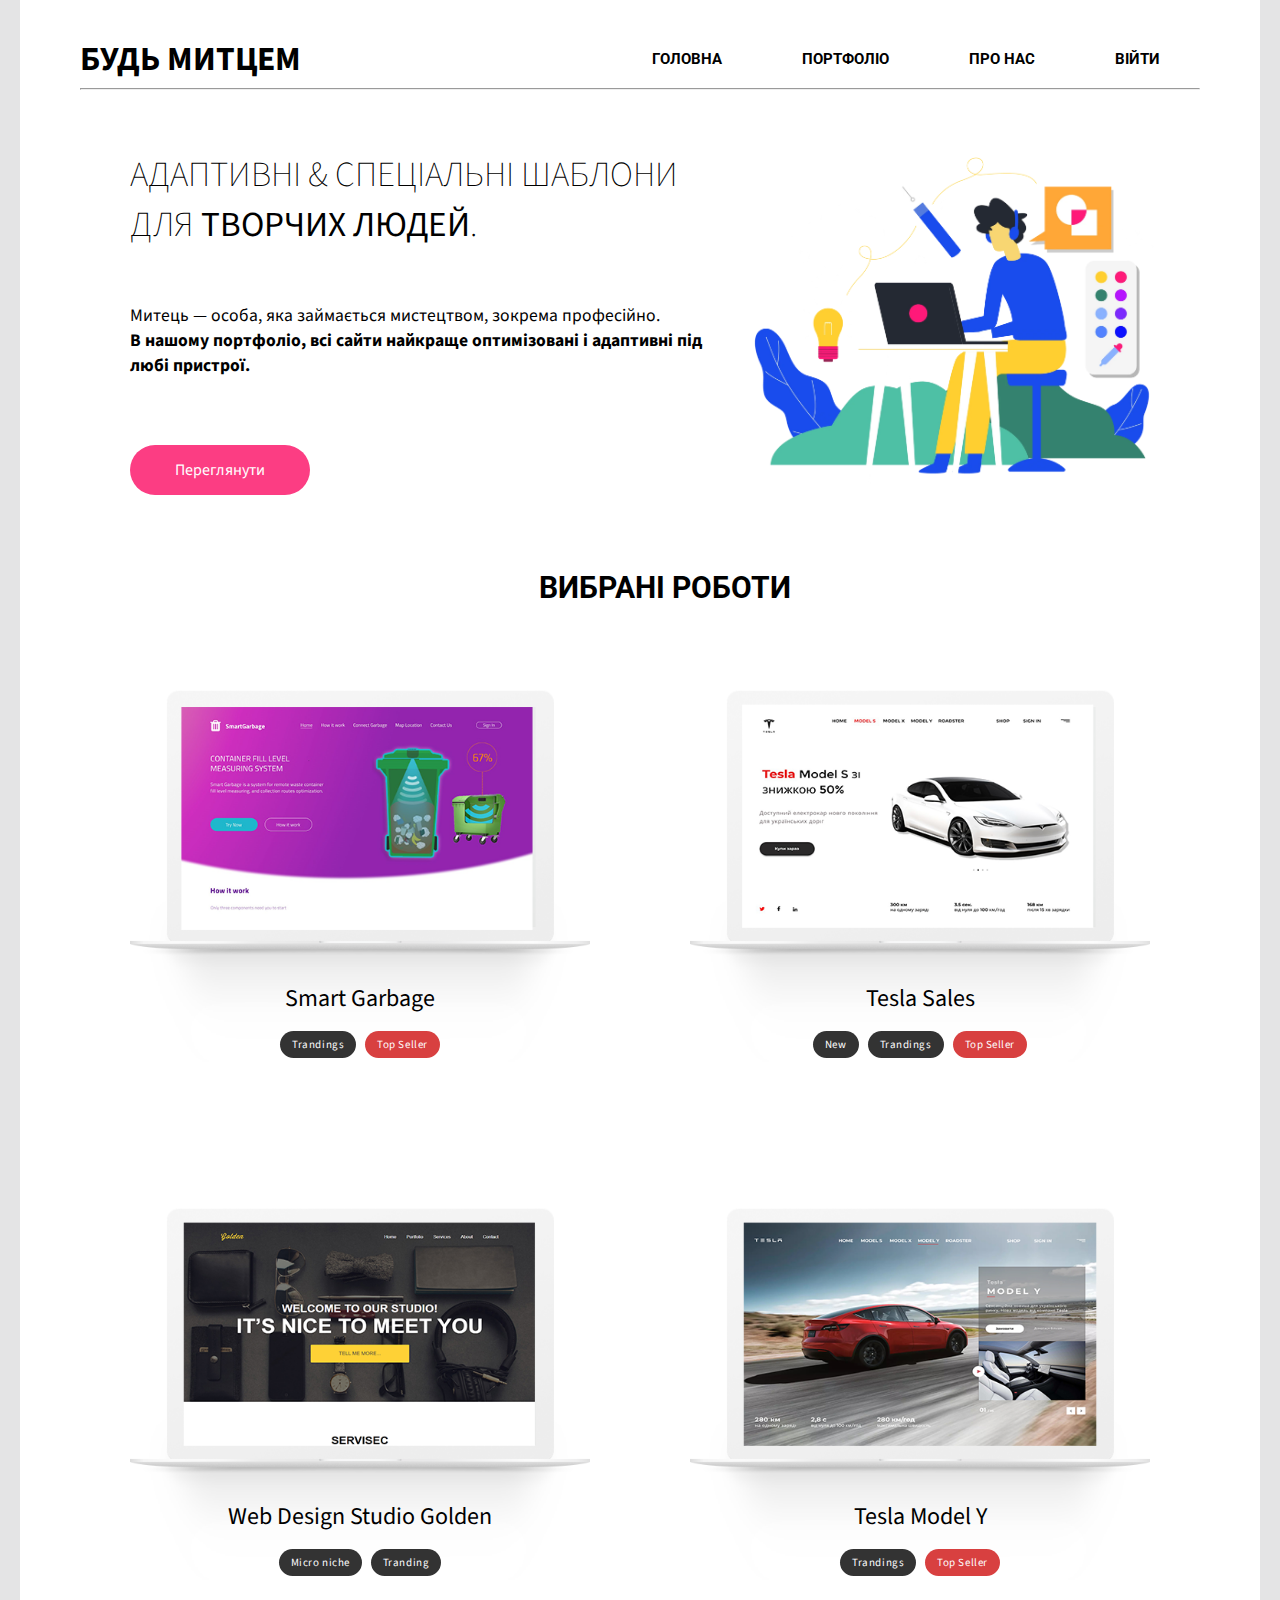
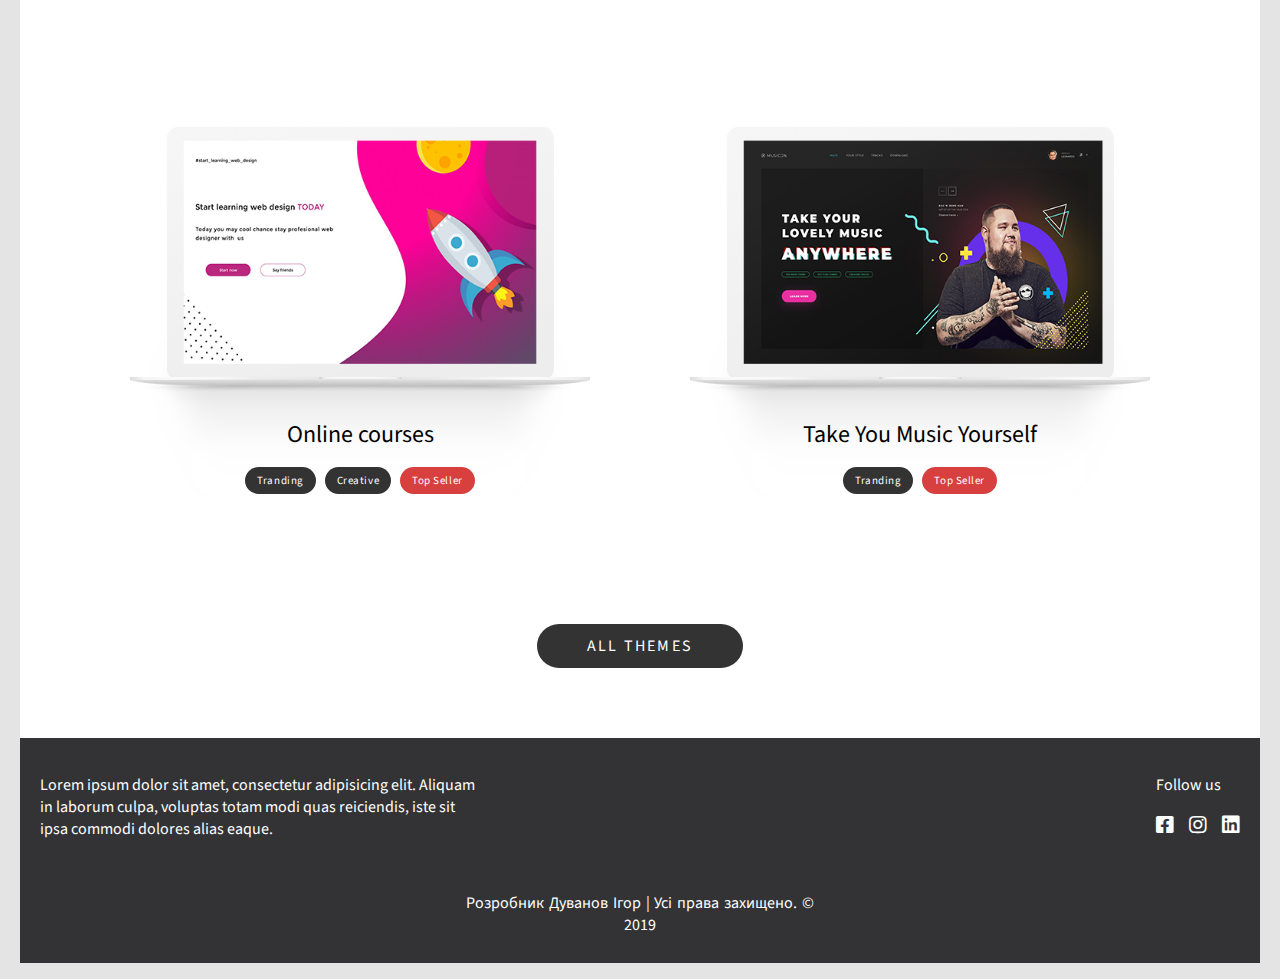
<file: index.html>
<!DOCTYPE html>
<html lang="uk">
<head>
	<meta charset="utf-8">
	<meta name="viewport" content="width=device-width, initial-scale=1">
	<title>Буть митцем | Адаптивні & спеціальні шаблони</title>
	<link rel="stylesheet" type="text/css" href="css/all.css">
	<link rel="stylesheet"  href="css/main.css">
	<link href="https://fonts.googleapis.com/css?family=Source+Sans+Pro:400,700&display=swap" rel="stylesheet">
	<link href="https://fonts.googleapis.com/css?family=Roboto:400,700&display=swap" rel="stylesheet">
	<link href="https://fonts.googleapis.com/css?family=Montserrat:200,400&display=swap" rel="stylesheet">
	<link rel="shortcut icon" type="image/png" href="img/favicon.png">
</head>
<body>
	<header class="header">
		<div class="container">
			<div class="logo">
				<div class="web">
					<h1>Будь митцем</h1>
				</div>	
			<nav class="menu">
				<ul>
					<li> <a href="#">Головна</a></li>
					<li> <a href="#">Портфоліо</a>
					
						<li><a href="#">Про нас</a></li>
						<li><a href="#">Війти</a></li>
					</ul>
				</nav>
			</div>
		</div>
			<section class="hr">
		<div class="container">
			<hr>
		</div>
	</section>
	</header>

	<section >
		<div class="container d-flex">
		<div class="text">
		<div class="title">
			<h1>Адаптивні & спеціальні шаблони <br>для <b>творчих людей</b>.</h1>
		</div>
		<div class="subtitle">
			<p>Митець — особа, яка займається мистецтвом, зокрема професійно.<br><b>В нашому портфоліо, всі сайти найкраще оптимізовані і адаптивні під любі пристрої.</b></p>
		</div>
		<a href="#" class="btn">Переглянути</a>
		</div>
		<div class="ilistration">
			<img src="img/Web-Design-Slider.webp">
		</div>
	
	
	</div>
	</section>	
	<section class="portfolio">
		<div class="container">
			<div class="list">
				<p class="type">Вибрані роботи</p>
			</div>
			<div class="portfolio_img">
				<div class="item">
					<div class="image_box">
						<img src="img/smart.png">
					<div class="info_box">
						<div class="title_box">
							<a href="https://smarttrash.ddns.net/"> Smart Garbage</a>
						</div>
						<div class="button_box">
							<span>Trandings</span>
							<span class="brandcolor">Top Seller</span>
						</div>
					</div>
					</div>
				</div>

				<div class="item">
					<div class="image_box">
						<img src="img/tesla.png">
					<div class="info_box">
						<div class="title_box">
							<a href="#"> Tesla Sales</a>
						</div>
						<div class="button_box">
							<span>New</span>
							<span>Trandings</span>
							<span class="brandcolor">Top Seller</span>
						</div>
					</div>
					</div>
				</div>	

				<div class="item">
					<div class="image_box">
						<img src="img/golden.png">
					<div class="info_box">
						<div class="title_box">
							<a href="#">Web Design Studio Golden</a>
						</div>
						<div class="button_box">
							<span>Micro niche</span>
							<span >Tranding</span>
						</div>
					</div>
					</div>
				</div>							
					
				<div class="item">
					<div class="image_box">
						<img src="img/model.png">
					<div class="info_box">
						<div class="title_box">
							<a href="#"> Tesla Model Y</a>
						</div>
						<div class="button_box">
							<span>Trandings</span>
							<span class="brandcolor">Top Seller</span>
						</div>
					</div>
					</div>
				</div>		

				<div class="item">
					<div class="image_box">
						<img src="img/design.png">
					<div class="info_box">
						<div class="title_box">
							<a href="#">Online courses</a>
						</div>
						<div class="button_box">
							<span>Tranding</span>
							<span>Creative</span>
							<span class="brandcolor">Top Seller</span>
						</div>
					</div>
					</div>
				</div>			

				<div class="item">
					<div class="image_box">
						<img src="img/music.png">
					<div class="info_box">
						<div class="title_box">
							<a href="#">Take You Music Yourself</a>
						</div>
						<div class="button_box">
							<span>Tranding</span>
							<span class="brandcolor">Top Seller</span>
						</div>
					</div>
					</div>
				</div>									
			</div>
			<div class="view_all_themes">
				<a class="view_btn">All themes</a>
			</div>
		</div>
	</section>
	<footer  class="footer">
		<div class="wrapper">
			<div class="info">
				Lorem ipsum dolor sit amet, consectetur adipisicing elit. Aliquam in laborum culpa, voluptas totam modi quas reiciendis, iste sit ipsa commodi dolores alias eaque.
			</div>
			<div class="social">
				<p>Follow us</p>
				<ul>
					<li><a href="#"><i class="fab fa-facebook-square"></i></a></li>
					<li><a href="#"><i class="fab fa-instagram"></i></a></li>
					<li><a href="#"><i class="fab fa-linkedin"></i></a></li>
				</ul>
			</div>
		</div>
		<p class="copyright">
			Розробник Дуванов Ігор | Усі права захищено. &copy<br> 2019
		</p>
	</footer>
</body>
</html>
</file>
<file: css/main.css>
a {
	text-decoration: none;
}
div {
	box-sizing: border-box;
}
.menu *{
	margin: 0;
	padding: 0;
}
.menu ul{
	list-style: none;
}
.menu >ul{
	display: flex;
	justify-content: center;
}
.menu >ul li a {
	padding: 20px 40px;
	font-size: 15px;
	color: #000;
	text-decoration: none;
	text-transform: uppercase;
	display: block;
	transition: all .5s ease;
	font-weight: bold;
	font-family: 'Roboto', sans-serif;

}
.menu li a:hover{
	background: #000;
	color: #fff;
	transition: all .5s ease;
}
.menu li ul{
	position: absolute;
	width: 157px;
	display: none;
}
.menu li> ul li a{
	padding: 10px;
	text-transform: none;
	background: #e4e4e5;
}
.menu li:hover >ul{
	display: block;
}

.menu li:hover >ul{
	display: block;
}
.logo{
	display: flex;
	align-items: center;
	padding-top: 30px;
}
.menu{
	margin-left: auto;
}
body{
	margin: 0 auto;
	font-family: 'Source Sans Pro', sans-serif;
}
html{
	background: #e4e4e5;
}
.container{
	margin-left: 20px;
	margin-right: 20px;
	background: white;
	padding-left: 60px;
	padding-right: 60px;
}
.web h1{
	text-transform: uppercase;
	font-size: 2.5em;
	margin: 0px auto;
}
.header{
	padding-top: 20px;
	margin-top: 15px;
	margin: 0 auto;
}
hr {
	margin: 0 auto;
	padding-right: 60px;
	padding-left: 60px;
}
.header {
	position: sticky;
	top: 0;
	height: 100%;
	z-index: 99;
	padding: 0;

}

h1{
	margin: 0 auto;
}
.d-flex {
	display: flex;
	justify-content: space-between;
}
.title h1{
	font-weight: lighter;
	text-transform: uppercase;
	font-size: 2.2em;
	padding-top: 60px;	
}
.subtitle{
	padding-top: 35px;
	font-family: 'Source Sans Pro', sans-serif;
	color: black;
	font-size: 1.2em;

}

.text{
	/*max-width: 58%;*/
	padding-bottom: 75px;
	padding-left: 50px;
}
.btn {
	display: inline-block;
	padding: 14px 0;
	width: 180px;
	text-align: center;
	color: #fff;
	font-size: 16px;
	background: #fc3d83;
	margin-top: 50px;
	border-radius: 100px;
}

.ilistration{
	display: flex;
	width: 50%;
	align-items: center;
}
.ilistration img{
	width: 100%;
}
.tittle {
	padding-left: 50px;
}
.list{
	padding-left: 50px;
	font-size: 1.2em;
}
.type{
	margin: 0 auto;
	text-align: center;
	font-weight: bold;
	font-size: 30px;
	font-family: 'Roboto', sans-serif;
	text-transform: uppercase;
	padding-bottom: 15px;
}
/*.img img{
	width: 340px;
	height: 250px;
	margin: 20px;
	border: 5px solid  grey;
}*/
.portfolio_img {
	display: flex;
	flex-wrap: wrap;
	justify-content: space-between;
	padding-bottom: 50px;
}
.item {
	text-align: center;
	padding: 0 50px;
	box-sizing: border-box;
	max-width: 600px;
	min-width: 500px;
	width: 50%;
	margin-bottom: 70px;
	margin-top: 70px;
}
.image_box {
	position: relative;
}
.image_box img {
	max-width: 100%;
	height: auto;
}
.info_box {
	position: absolute;
	bottom: 0;
	left: 0;
	width: 100%;
}
.title_box {
	margin-bottom: 15px;
}
.title_box a{
	font-size: 24px;
	color: #000;
	transition: all .5s ease;
}
.title_box a:hover  {
	color:  #BDBDBD;
	transition: all .5s ease;
}
.button_box {
	margin-bottom: 10px;
}
.button_box span {
	display: inline-block;
	font-size: 11px;
	color: #fff;
	letter-spacing: 0.05em;
	background: #333;
	border-radius: 30px;
	padding: 6px 12px;
	margin-left: 3px;
	margin-right: 3px;
}

.button_box span.brandcolor {
	background: #d84040 !important;
}

.view_all_themes {
	text-align: center;
}
.view_btn {
	color: #fff;
	background: #333;
	text-transform: uppercase;
	letter-spacing: 0.14em;
	padding: 15px 50px;
	display: inline-block;
	line-height: 14px;
	border-radius: 30px;
	transition: all 0.5s ease;
	margin-bottom: 70px;
}
.view_btn:hover, 
.btn:hover  {
	background: #6B5FDE;
	transition: all 0.5s ease;
} 


/*.portfolio_img img {

	width: 40%;
	padding: 25px 50px;
	text-align: center;
}*/

/*.img{
	display: flex;
	flex-wrap: wrap;
	padding: 20px;
	padding-left: 80px;	 
}*/


.footer {
	
	background: #333335;
	margin-left: 20px;
	margin-right: 20px;

}
.info {
	color: #fff;
	padding: 20px;
	width: 480px;
}
.wrapper {
	display: -webkit-flex;
	display: -moz-flex;
	display: -ms-flex;
	display: -o-flex;
	display: flex;
	-ms-align-items: center;
	align-items: center;
}
.copyright {
	text-align: center;
	color: #fff;
	word-spacing: 0.12em;
	padding-bottom: 27px;
}
.social {
	margin-left: auto;
	padding: 20px;
}
.social p {
	color: #fff;
}
.social ul {
	display: flex;
	justify-content: space-between;
	list-style: none;
	padding: 0;
}
.social li {
	padding-right: 15px;
}
.social li:last-child {
	padding-right: 0;
}
.social li a {
	font-size: 20px;
	color: #fff;
	transition: all .5s ease;
}
.social li:hover a {
	font-size: 25px;
	transition: all .5s ease;
}

@media screen and (max-width: 1476px) {
	.subtitle{
		font-size: 1.1em;
	}
}


@media screen and (max-width: 1446px) {
	.title h1{
		font-size: 2.2em;
	}
}
@media screen and (max-width: 1390px){
	.tittle h1 {
		font-size: 2.0em;
	}
}
@media screen and (max-width: 1469px){
	.text{
	max-width: 100%;
	}
}
@media screen and (max-width: 1400px){
	.list {
		font-size:1.1em;
	}	
}
@media screen and (max-width: 1330px){
	.list{
		font-size:1.0em ;
	}
}
@media screen and (max-width: 1300px){
	.list{
		font-size: 0.9em;
	}
}
@media screen and (max-width: 1400px){
	.web h1{
		font-size: 2.3em;
	}
}
@media screen and (max-width: 1350px){
	.web h1{
		font-size: 2.1em;
	}	
}
@media screen and (max-width: 1370px){
	.tittle h1 {
		fz
	}
}
@media screen and (max-width: 1090px){
	.d-flex {
		flex-direction: column;
	}
}
@media screen and (max-width: 1090px){
	.menu >ul li a {
		font-size: 14px;
	}
}
@media screen and (max-width: 1090px){
	.menu li ul {
		width: 138px;
	}
}
@media screen and (max-width: 1176px){
	.portfolio_img img {
    width: 38%;
	}
}
@media screen and (max-width: 1090px){
	.portfolio_img img {
    width: 35%;
	}
}
@media screen and (max-width: 843px){
	.portfolio_img img {
    width: 100%;
	}
}
</file>
